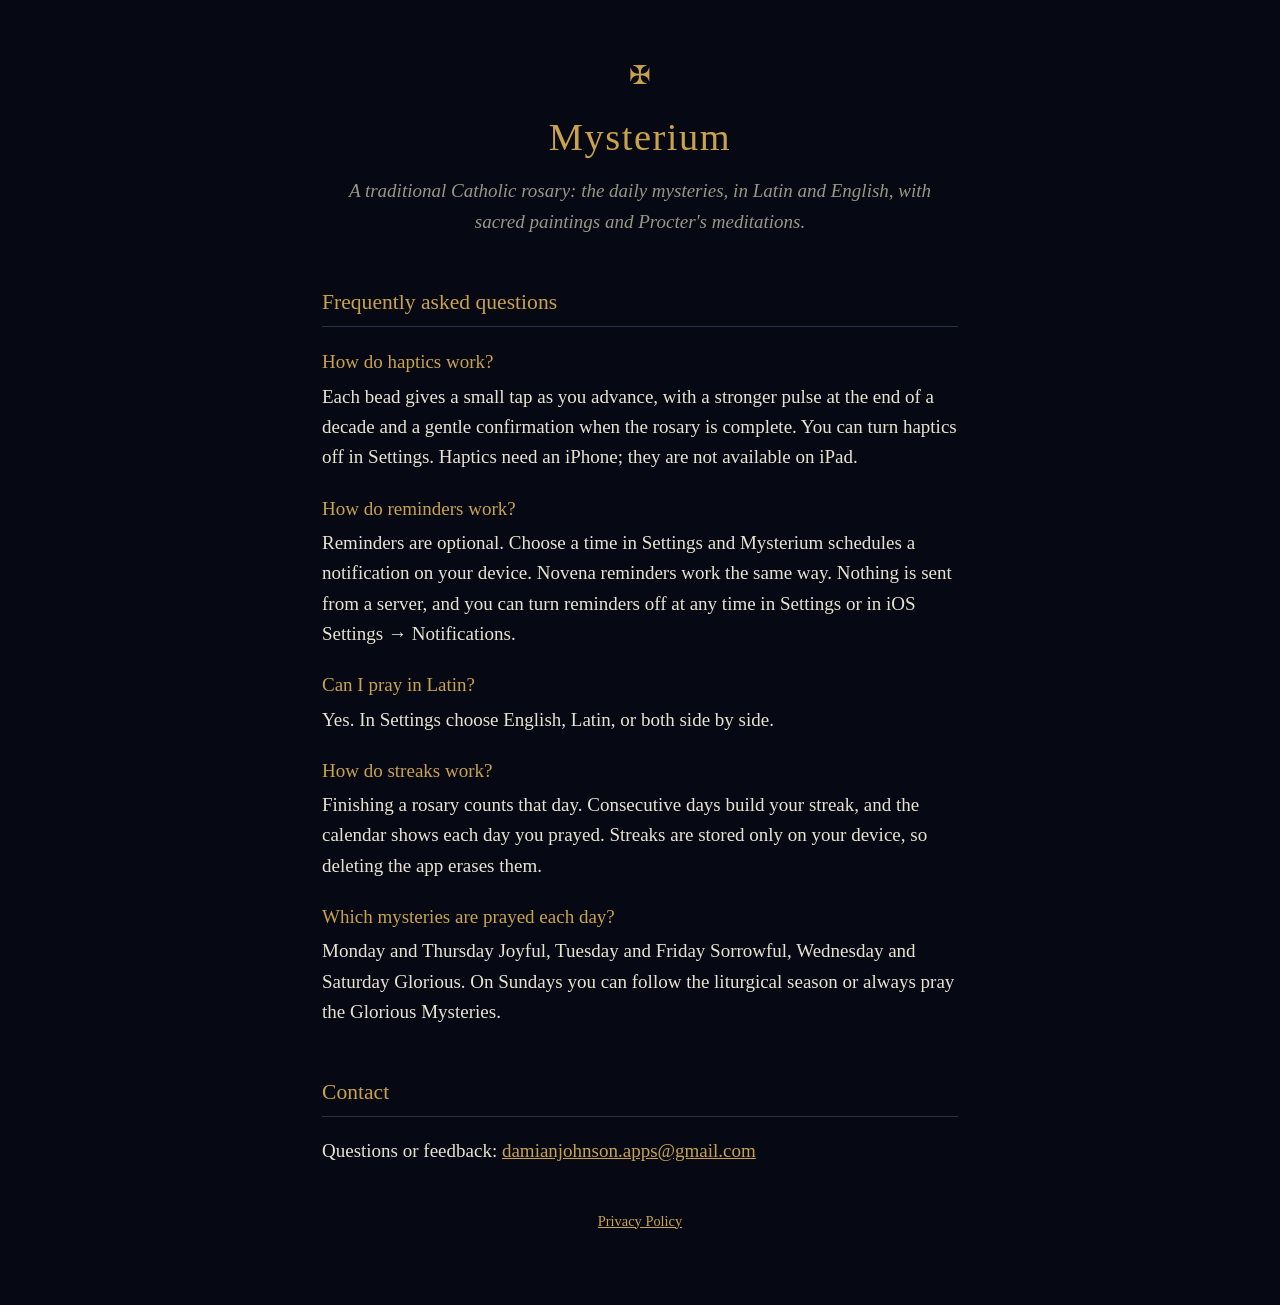
<file: index.html>
<!doctype html>
<html lang="en"><head><meta charset="utf-8"><meta name="viewport" content="width=device-width,initial-scale=1">
<title>Mysterium: Traditional Rosary — Support</title><link rel="stylesheet" href="style.css"></head>
<body><main>
<div class="cross">✠</div>
<h1>Mysterium</h1>
<p class="tag">A traditional Catholic rosary: the daily mysteries, in Latin and English, with sacred paintings and Procter's meditations.</p>
<h2>Frequently asked questions</h2>
<dl>
<dt>How do haptics work?</dt>
<dd>Each bead gives a small tap as you advance, with a stronger pulse at the end of a decade and a gentle confirmation when the rosary is complete. You can turn haptics off in Settings. Haptics need an iPhone; they are not available on iPad.</dd>
<dt>How do reminders work?</dt>
<dd>Reminders are optional. Choose a time in Settings and Mysterium schedules a notification on your device. Novena reminders work the same way. Nothing is sent from a server, and you can turn reminders off at any time in Settings or in iOS Settings → Notifications.</dd>
<dt>Can I pray in Latin?</dt>
<dd>Yes. In Settings choose English, Latin, or both side by side.</dd>
<dt>How do streaks work?</dt>
<dd>Finishing a rosary counts that day. Consecutive days build your streak, and the calendar shows each day you prayed. Streaks are stored only on your device, so deleting the app erases them.</dd>
<dt>Which mysteries are prayed each day?</dt>
<dd>Monday and Thursday Joyful, Tuesday and Friday Sorrowful, Wednesday and Saturday Glorious. On Sundays you can follow the liturgical season or always pray the Glorious Mysteries.</dd>
</dl>
<h2>Contact</h2>
<p>Questions or feedback: <a href="mailto:damianjohnson.apps@gmail.com">damianjohnson.apps@gmail.com</a></p>
<footer><a href="privacy.html">Privacy Policy</a></footer>
</main></body></html>
</file>
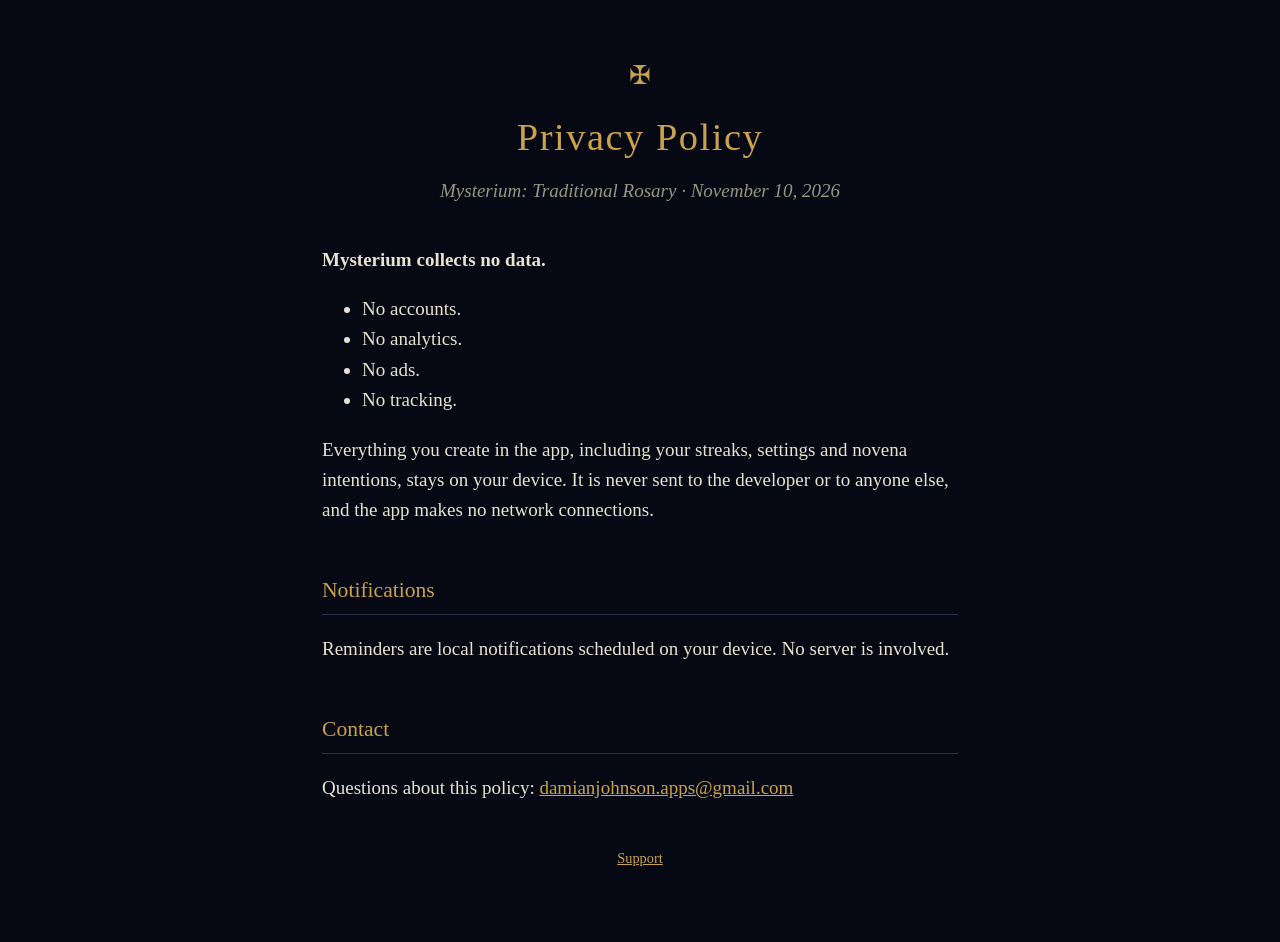
<file: privacy.html>
<!doctype html>
<html lang="en"><head><meta charset="utf-8"><meta name="viewport" content="width=device-width,initial-scale=1">
<title>Mysterium Privacy Policy</title><link rel="stylesheet" href="style.css"></head>
<body><main>
<div class="cross">✠</div>
<h1>Privacy Policy</h1>
<p class="tag">Mysterium: Traditional Rosary · November 10, 2026</p>
<p><strong>Mysterium collects no data.</strong></p>
<ul>
<li>No accounts.</li>
<li>No analytics.</li>
<li>No ads.</li>
<li>No tracking.</li>
</ul>
<p>Everything you create in the app, including your streaks, settings and novena intentions, stays on your device. It is never sent to the developer or to anyone else, and the app makes no network connections.</p>
<h2>Notifications</h2>
<p>Reminders are local notifications scheduled on your device. No server is involved.</p>
<h2>Contact</h2>
<p>Questions about this policy: <a href="mailto:damianjohnson.apps@gmail.com">damianjohnson.apps@gmail.com</a></p>
<footer><a href="index.html">Support</a></footer>
</main></body></html>
</file>
<file: style.css>
:root{--bg:#060914;--panel:#0d1226;--gold:#c9a24b;--text:#e8e2d0;--muted:#9a9684}
*{box-sizing:border-box}
body{margin:0;background:var(--bg);color:var(--text);font-family:Georgia,"EB Garamond","Times New Roman",serif;font-size:19px;line-height:1.6}
main{max-width:680px;margin:0 auto;padding:56px 22px 72px}
h1{color:var(--gold);font-weight:400;font-size:2.4rem;letter-spacing:.04em;margin:0 0 .2em;text-align:center}
h2{color:var(--gold);font-weight:400;font-size:1.35rem;margin:2.2em 0 .5em;border-bottom:1px solid #2a2f4a;padding-bottom:.3em}
.tag{text-align:center;color:var(--muted);font-style:italic;margin:0 0 2em}
.cross{text-align:center;color:var(--gold);font-size:1.6rem;margin-bottom:.4em}
a{color:var(--gold)}
dt{color:var(--gold);margin-top:1.1em}
dd{margin:.2em 0 0}
footer{margin-top:3em;text-align:center;color:var(--muted);font-size:.9rem}
</file>
